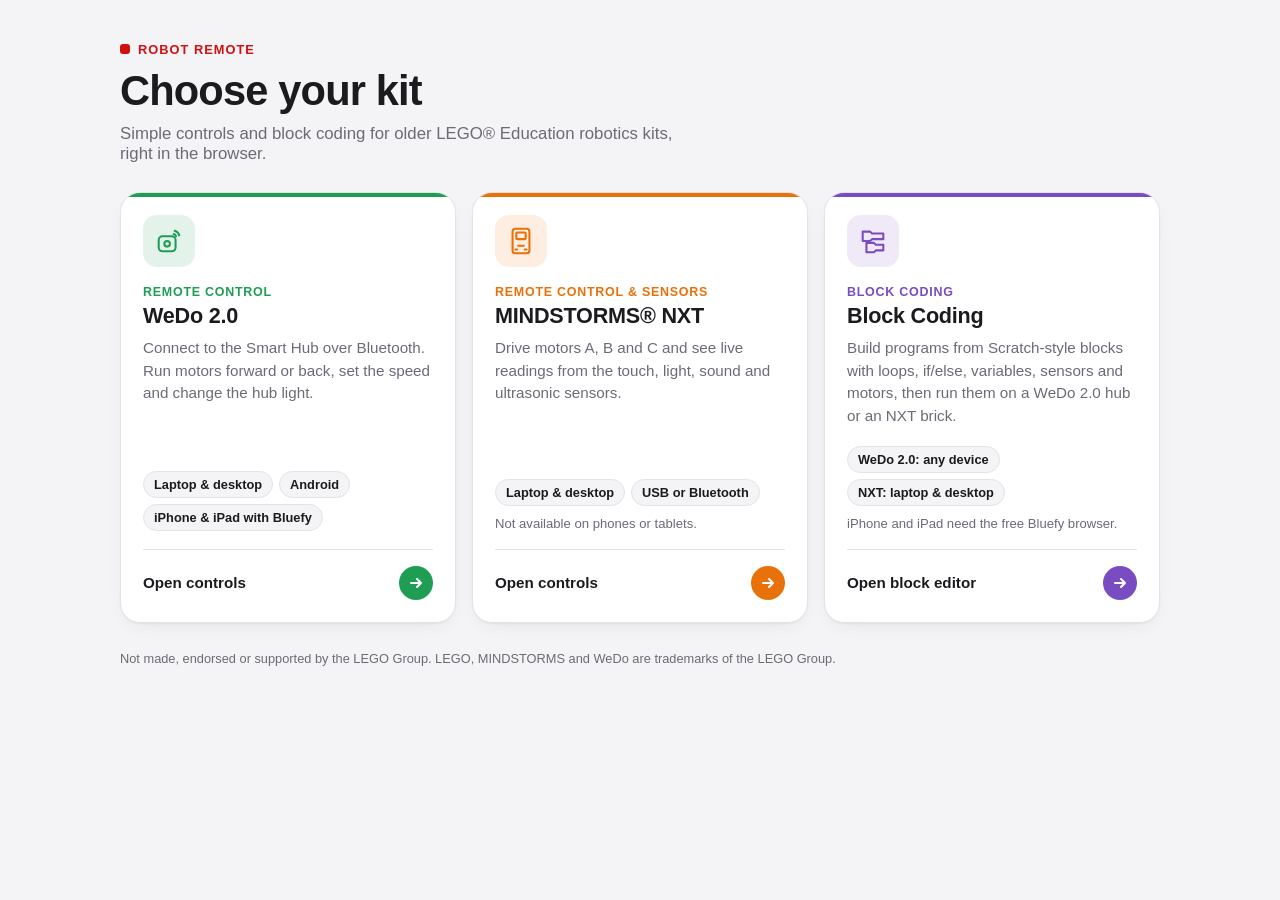
<file: index.html>
<!doctype html>
<html lang="en">
<head>
<meta charset="utf-8">
<meta name="viewport" content="width=device-width, initial-scale=1, viewport-fit=cover">
<meta name="apple-mobile-web-app-capable" content="yes">
<meta name="theme-color" content="#d01012">
<title>Robot Remote</title>
<link rel="stylesheet" href="style.css">
<style>
  main { max-width: 1040px; }
  .hero { padding: 24px 0 28px; }
  .eyebrow {
    display: inline-flex; align-items: center; gap: 8px;
    font-size: 0.8rem; font-weight: 700; letter-spacing: 0.08em; text-transform: uppercase; color: var(--red);
  }
  .eyebrow::before { content: ""; width: 10px; height: 10px; border-radius: 3px; background: var(--red); }
  .hero h1 { font-size: clamp(1.9rem, 5vw, 2.6rem); line-height: 1.1; letter-spacing: -0.02em; margin: 10px 0 10px; }
  .hero p { color: var(--muted); font-size: 1.05rem; max-width: 560px; margin: 0; }

  .kits { display: grid; gap: 16px; grid-template-columns: repeat(auto-fit, minmax(280px, 1fr)); }
  .kit-card {
    --accent: var(--blue);
    position: relative; display: flex; flex-direction: column;
    padding: 22px; border-radius: 20px; text-decoration: none; color: inherit;
    background: var(--card); border: 1px solid var(--border);
    box-shadow: 0 1px 2px rgba(0, 0, 0, 0.04), 0 8px 24px -12px rgba(0, 0, 0, 0.12);
    transition: transform 0.18s ease, box-shadow 0.18s ease, border-color 0.18s ease;
    overflow: hidden;
  }
  .kit-card::before {
    content: ""; position: absolute; inset: 0 0 auto 0; height: 4px; background: var(--accent);
  }
  .kit-card:hover, .kit-card:focus-visible {
    transform: translateY(-3px);
    border-color: color-mix(in srgb, var(--accent) 45%, var(--border));
    box-shadow: 0 2px 4px rgba(0, 0, 0, 0.05), 0 18px 40px -16px color-mix(in srgb, var(--accent) 55%, transparent);
    outline: none;
  }
  .kit-card:active { transform: translateY(-1px); }
  .wedo { --accent: #1f9d55; }
  .nxt  { --accent: #e8710a; }
  .code { --accent: #7a4cc2; }

  .icon {
    width: 52px; height: 52px; border-radius: 14px; display: grid; place-items: center; margin-bottom: 18px;
    color: var(--accent); background: color-mix(in srgb, var(--accent) 12%, transparent);
  }
  .icon svg { width: 30px; height: 30px; }
  .kind { font-size: 0.78rem; font-weight: 700; letter-spacing: 0.06em; text-transform: uppercase; color: var(--accent); }
  .kit-card h2 { font-size: 1.35rem; letter-spacing: -0.01em; margin: 4px 0 8px; }
  .kit-card .desc { color: var(--muted); margin: 0 0 18px; font-size: 0.95rem; line-height: 1.5; }

  .chips { display: flex; flex-wrap: wrap; gap: 6px; margin: auto 0 0; padding: 0; list-style: none; }
  .chips li {
    font-size: 0.8rem; font-weight: 600; padding: 5px 10px; border-radius: 999px;
    background: var(--bg); border: 1px solid var(--border);
  }
  .limit { font-size: 0.82rem; color: var(--muted); margin: 10px 0 0; }
  .device-warn {
    display: none; font-size: 0.85rem; margin: 12px 0 0; padding: 8px 12px; border-radius: 10px;
    color: #8a4b00; background: #fff4e5;
  }
  .device-warn.show { display: block; }
  .kit-card:has(.device-warn.show) .limit { display: none; }

  .open {
    display: flex; align-items: center; justify-content: space-between;
    margin-top: 18px; padding-top: 16px; border-top: 1px solid var(--border);
    font-weight: 600; font-size: 0.95rem;
  }
  .arrow {
    width: 34px; height: 34px; border-radius: 50%; display: grid; place-items: center;
    background: var(--accent); color: #fff; transition: transform 0.18s ease;
  }
  .arrow svg { width: 16px; height: 16px; }
  .kit-card:hover .arrow, .kit-card:focus-visible .arrow { transform: translateX(3px); }

  footer { margin: 28px 0 8px; font-size: 0.8rem; color: var(--muted); }

  @media (prefers-color-scheme: dark) {
    .kit-card { box-shadow: none; }
    .device-warn { color: #ffd9a0; background: #3a2a10; }
  }
  @media (prefers-reduced-motion: reduce) {
    .kit-card, .arrow { transition: none; }
    .kit-card:hover, .kit-card:focus-visible { transform: none; }
  }
</style>
</head>
<body>
<main>
  <header class="hero">
    <span class="eyebrow">Robot Remote</span>
    <h1>Choose your kit</h1>
    <p>Simple controls and block coding for older LEGO® Education robotics kits, right in the browser.</p>
  </header>

  <div class="kits">
    <a class="kit-card wedo" href="wedo.html">
      <span class="icon" aria-hidden="true">
        <svg viewBox="0 0 32 32" fill="none" stroke="currentColor" stroke-width="2.2" stroke-linecap="round" stroke-linejoin="round">
          <rect x="5" y="11" width="18" height="16" rx="4"/><circle cx="14" cy="19" r="3"/>
          <path d="M22 5a7 7 0 0 1 5 5"/><path d="M21 8.5a3.5 3.5 0 0 1 2.5 2.5"/>
        </svg>
      </span>
      <span class="kind">Remote control</span>
      <h2>WeDo 2.0</h2>
      <p class="desc">Connect to the Smart Hub over Bluetooth. Run motors forward or back, set the speed and change the hub light.</p>
      <ul class="chips" aria-label="Works on">
        <li>Laptop &amp; desktop</li>
        <li>Android</li>
        <li>iPhone &amp; iPad with Bluefy</li>
      </ul>
      <span class="open">Open controls <span class="arrow" aria-hidden="true">
        <svg viewBox="0 0 16 16" fill="none" stroke="currentColor" stroke-width="2" stroke-linecap="round" stroke-linejoin="round"><path d="M3 8h10M9 4l4 4-4 4"/></svg>
      </span></span>
    </a>

    <a class="kit-card nxt" href="nxt.html">
      <span class="icon" aria-hidden="true">
        <svg viewBox="0 0 32 32" fill="none" stroke="currentColor" stroke-width="2.2" stroke-linecap="round" stroke-linejoin="round">
          <rect x="7" y="3" width="18" height="26" rx="3"/><rect x="11" y="7" width="10" height="7" rx="1"/>
          <path d="M13 21h6"/><path d="M10 25h2M20 25h2"/>
        </svg>
      </span>
      <span class="kind">Remote control &amp; sensors</span>
      <h2>MINDSTORMS® NXT</h2>
      <p class="desc">Drive motors A, B and C and see live readings from the touch, light, sound and ultrasonic sensors.</p>
      <ul class="chips" aria-label="Works on">
        <li>Laptop &amp; desktop</li>
        <li>USB or Bluetooth</li>
      </ul>
      <p class="limit">Not available on phones or tablets.</p>
      <p class="device-warn">You're on a phone or tablet. Open this on a laptop or desktop instead.</p>
      <span class="open">Open controls <span class="arrow" aria-hidden="true">
        <svg viewBox="0 0 16 16" fill="none" stroke="currentColor" stroke-width="2" stroke-linecap="round" stroke-linejoin="round"><path d="M3 8h10M9 4l4 4-4 4"/></svg>
      </span></span>
    </a>

    <a class="kit-card code" href="code.html">
      <span class="icon" aria-hidden="true">
        <svg viewBox="0 0 32 32" fill="none" stroke="currentColor" stroke-width="2.2" stroke-linecap="round" stroke-linejoin="round">
          <path d="M5 6h8l2 2h12v6H15l-2 2H5z"/><path d="M9 18h8l2 2h8v6h-8l-2 2H9z"/>
        </svg>
      </span>
      <span class="kind">Block coding</span>
      <h2>Block Coding</h2>
      <p class="desc">Build programs from Scratch-style blocks with loops, if/else, variables, sensors and motors, then run them on a WeDo 2.0 hub or an NXT brick.</p>
      <ul class="chips" aria-label="Works on">
        <li>WeDo 2.0: any device</li>
        <li>NXT: laptop &amp; desktop</li>
      </ul>
      <p class="limit">iPhone and iPad need the free Bluefy browser.</p>
      <span class="open">Open block editor <span class="arrow" aria-hidden="true">
        <svg viewBox="0 0 16 16" fill="none" stroke="currentColor" stroke-width="2" stroke-linecap="round" stroke-linejoin="round"><path d="M3 8h10M9 4l4 4-4 4"/></svg>
      </span></span>
    </a>
  </div>

  <footer>Not made, endorsed or supported by the LEGO Group. LEGO, MINDSTORMS and WeDo are trademarks of the LEGO Group.</footer>
</main>
<script>
  if (/iPhone|iPad|iPod|Android/i.test(navigator.userAgent) ||
      (navigator.platform === 'MacIntel' && navigator.maxTouchPoints > 1)) {
    document.querySelectorAll('.device-warn').forEach(function (el) { el.classList.add('show'); });
  }
</script>
</body>
</html>
</file>
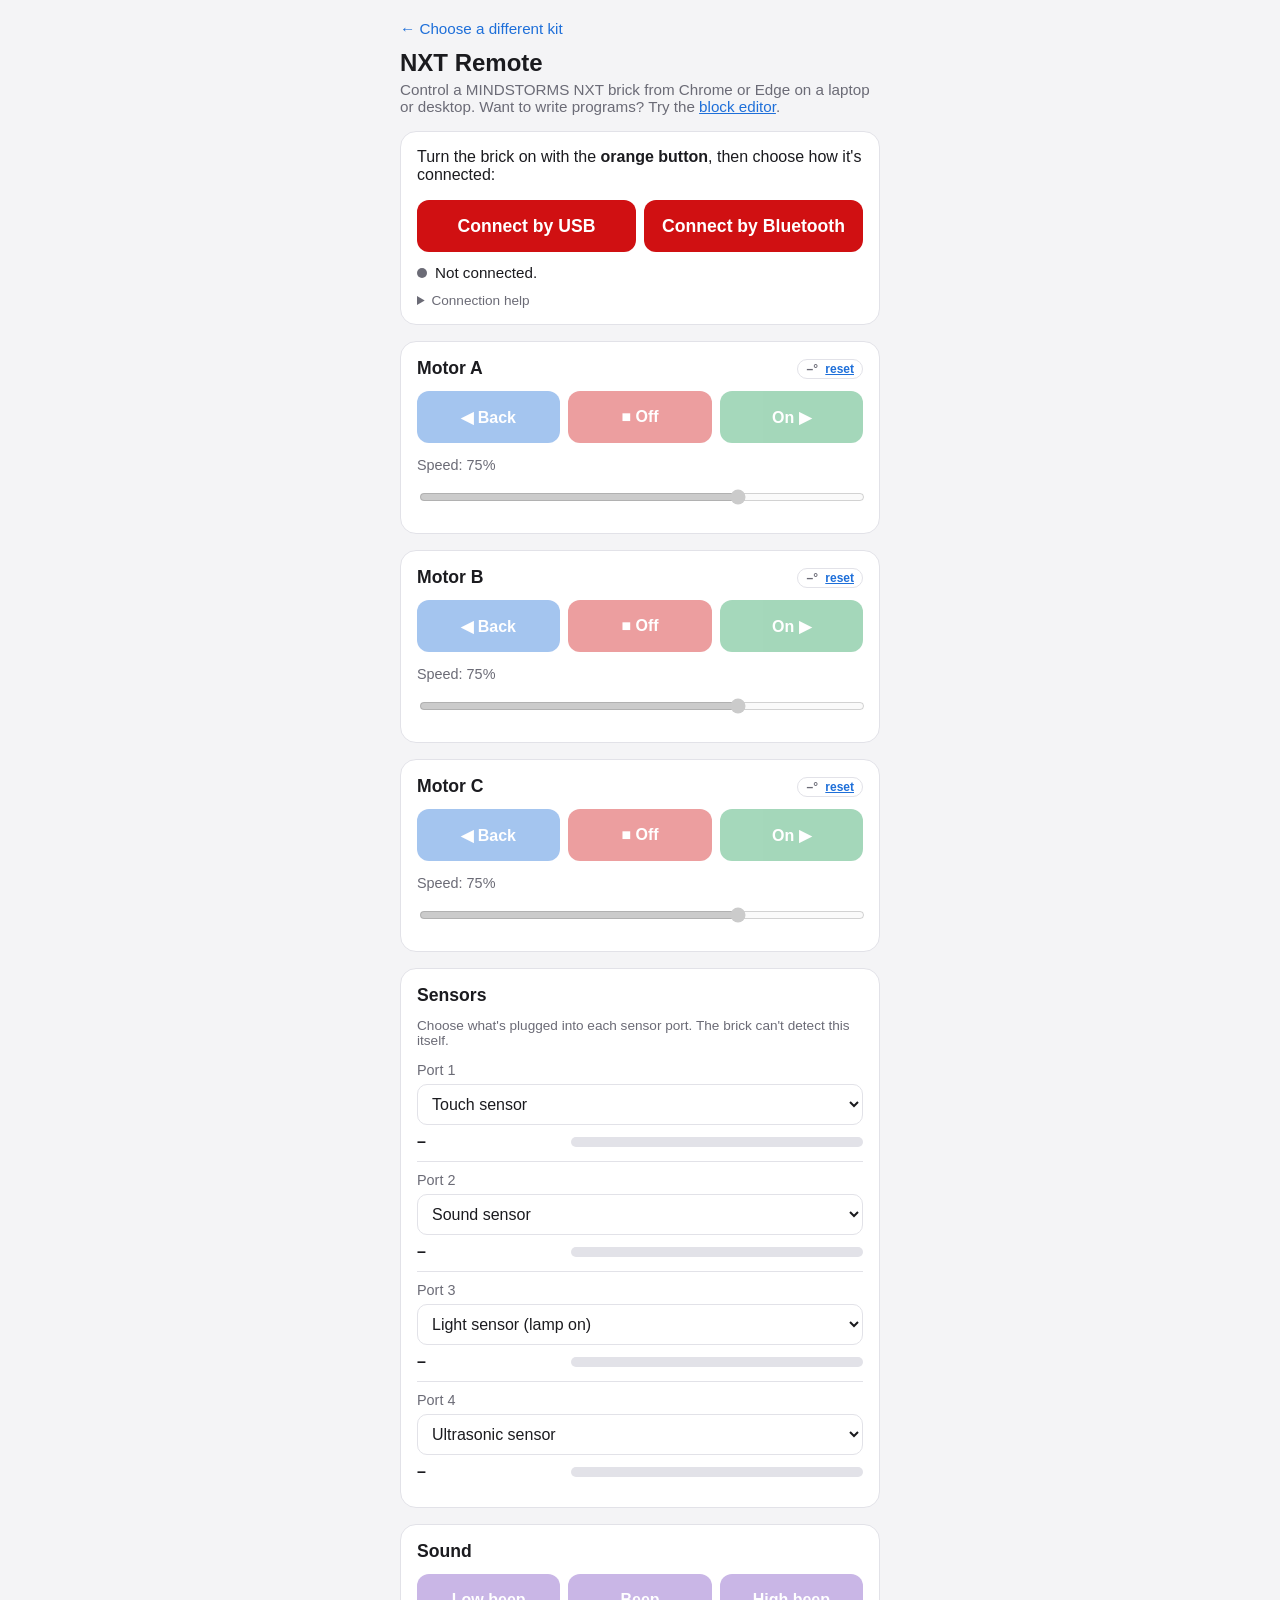
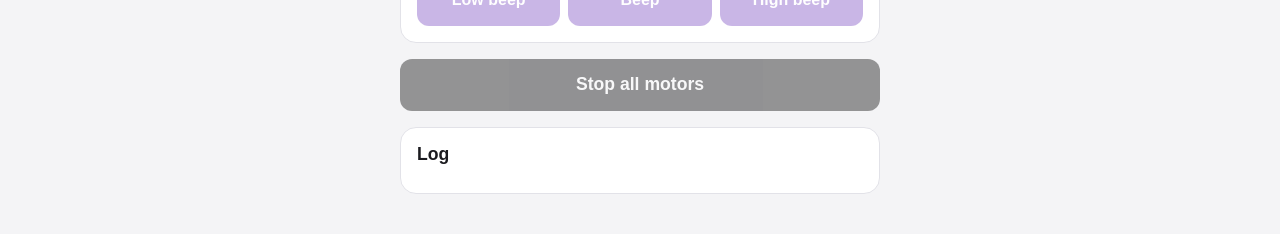
<file: nxt.html>
<!doctype html>
<html lang="en">
<head>
<meta charset="utf-8">
<meta name="viewport" content="width=device-width, initial-scale=1, viewport-fit=cover">
<meta name="theme-color" content="#d01012">
<title>NXT Remote</title>
<link rel="stylesheet" href="style.css">
</head>
<body>
<main>
  <a class="back" href="./">← Choose a different kit</a>
  <h1>NXT Remote</h1>
  <p class="sub">Control a MINDSTORMS NXT brick from Chrome or Edge on a laptop or desktop.
    Want to write programs? Try the <a href="code.html">block editor</a>.</p>

  <div id="noSupport" class="warn"></div>

  <section class="card">
    <p style="margin-top:0">Turn the brick on with the <strong>orange button</strong>, then choose how it's connected:</p>
    <div class="row2">
      <button id="usbBtn" class="connect">Connect by USB</button>
      <button id="btBtn" class="connect">Connect by Bluetooth</button>
    </div>
    <button id="disconnectBtn" class="wide stopall" style="margin-top:8px" hidden>Disconnect</button>
    <div class="status">
      <span id="dot" class="dot"></span>
      <span id="statusText">Loading… If this message doesn't change, this viewer is blocking the app's scripts. Open the page in Chrome or Edge.</span>
    </div>
    <div class="status" id="infoRow" hidden>🤖 <span id="brickName">–</span> &nbsp; 🔋 <span id="battery">–</span></div>
    <details style="margin-top:12px">
      <summary class="note">Connection help</summary>
      <p class="note"><strong>USB:</strong> plug the brick into the computer with its USB cable. On Windows, if the brick is in the list
        but connecting fails, Windows is using LEGO's own driver. Use the free tool <em>Zadig</em> to switch the
        "NXT" device to the <em>WinUSB</em> driver. Note: the old LEGO NXT software can't see the brick after that until you switch it back.</p>
      <p class="note"><strong>Bluetooth:</strong> on the brick, go to Bluetooth → On/Off → On, and Visibility → Visible.
        Pair the brick in the computer's Bluetooth settings first (the passkey is usually 1234; confirm it on the brick with the orange button).
        Then click Connect by Bluetooth and choose the brick or its COM port.</p>
      <p class="note"><strong>Which COM port? (Windows)</strong> Windows creates two ports for the brick. Open Settings → Bluetooth &amp; devices →
        More Bluetooth settings → COM Ports, and use the one marked <em>Outgoing</em> with the brick's name.</p>
      <p class="note"><strong>Worked once, now fails?</strong> The NXT's Bluetooth can get stuck after a connection ends. Turn the brick off and on,
        and make sure no other tab or program (such as the LEGO software) is connected to it. If it still fails, remove the brick in the computer's Bluetooth
        settings and pair it again.</p>
    </details>
  </section>

  <section class="card" data-port="0">
    <h2>Motor A <span class="badge"><span class="turned">–</span>° <a href="#" class="resetTurn" title="Reset to 0">reset</a></span></h2>
    <div class="row">
      <button class="rev" data-dir="-1" disabled>◀ Back</button>
      <button class="stop" data-dir="0" disabled>■ Off</button>
      <button class="fwd" data-dir="1" disabled>On ▶</button>
    </div>
    <label>Speed: <span class="speedVal">75</span>%</label>
    <input type="range" class="speed" min="10" max="100" step="5" value="75" disabled>
  </section>

  <section class="card" data-port="1">
    <h2>Motor B <span class="badge"><span class="turned">–</span>° <a href="#" class="resetTurn" title="Reset to 0">reset</a></span></h2>
    <div class="row">
      <button class="rev" data-dir="-1" disabled>◀ Back</button>
      <button class="stop" data-dir="0" disabled>■ Off</button>
      <button class="fwd" data-dir="1" disabled>On ▶</button>
    </div>
    <label>Speed: <span class="speedVal">75</span>%</label>
    <input type="range" class="speed" min="10" max="100" step="5" value="75" disabled>
  </section>

  <section class="card" data-port="2">
    <h2>Motor C <span class="badge"><span class="turned">–</span>° <a href="#" class="resetTurn" title="Reset to 0">reset</a></span></h2>
    <div class="row">
      <button class="rev" data-dir="-1" disabled>◀ Back</button>
      <button class="stop" data-dir="0" disabled>■ Off</button>
      <button class="fwd" data-dir="1" disabled>On ▶</button>
    </div>
    <label>Speed: <span class="speedVal">75</span>%</label>
    <input type="range" class="speed" min="10" max="100" step="5" value="75" disabled>
  </section>

  <section class="card">
    <h2>Sensors</h2>
    <p class="note" style="margin-top:0">Choose what's plugged into each sensor port. The brick can't detect this itself.</p>
    <div id="sensors"></div>
  </section>

  <section class="card">
    <h2>Sound</h2>
    <div class="row">
      <button class="tone" data-freq="440" disabled>Low beep</button>
      <button class="tone" data-freq="880" disabled>Beep</button>
      <button class="tone" data-freq="1760" disabled>High beep</button>
    </div>
  </section>

  <button id="stopAll" class="wide stopall" disabled>Stop all motors</button>

  <section class="card" style="margin-top:16px">
    <h2>Log</h2>
    <pre id="log"></pre>
  </section>
</main>

<script>
// Show any script error on screen, so problems are visible without dev tools.
window.addEventListener('error', function (e) {
  var msg = 'Error: ' + (e.message || e) + (e.lineno ? ' (line ' + e.lineno + ')' : '');
  var st = document.getElementById('statusText');
  if (st) st.textContent = msg;
  var lg = document.getElementById('log');
  if (lg) lg.textContent = msg + '\n' + lg.textContent;
});
</script>
<script src="nxt-lib.js"></script>
<script>
(function () {
'use strict';
const SENSOR_KINDS = NXTBrick.SENSOR_KINDS;
const sleep = NXTBrick.sleep;
const $ = (sel, root = document) => root.querySelector(sel);
const $$ = (sel, root = document) => Array.from(root.querySelectorAll(sel));

const brick = new NXTBrick({ log, onDisconnect: onDisconnected });
const motorState = [0, 0, 0];
let sensorKinds = NXTBrick.loadSensorKinds();
const turnOffset = [0, 0, 0];
const lastRotation = [0, 0, 0];
let polling = false;
let batteryTimer = null;

function log(msg) {
  const el = $('#log');
  el.textContent = (new Date().toLocaleTimeString() + '  ' + msg + '\n' + el.textContent).slice(0, 4000);
}
function setStatus(text, connected) {
  $('#statusText').textContent = text;
  $('#dot').classList.toggle('on', connected);
}
function setConnectedUi(on) {
  $$('[data-port] button, [data-port] input, [data-freq], #stopAll').forEach(el => el.disabled = !on);
  $('#usbBtn').hidden = $('#btBtn').hidden = on;
  $('#disconnectBtn').hidden = !on;
  $('#infoRow').hidden = !on;
}

function setMotor(port, dir) {
  const speed = Number($(`[data-port="${port}"] .speed`).value);
  motorState[port] = dir;
  updateMotorButtons(port);
  return brick.setMotor(port, dir * speed);
}
function updateMotorButtons(port) {
  $$(`[data-port="${port}"] [data-dir]`).forEach(b => {
    b.style.outline = Number(b.dataset.dir) === motorState[port] ? '3px solid var(--text)' : 'none';
  });
}
function stopAll() {
  if (!brick.connected) return;
  [0, 1, 2].forEach(p => setMotor(p, 0));
}
async function updateBattery() {
  const mv = await brick.readBattery();
  if (mv === null) return;
  // 6 AA cells: about 9.0 V full, the brick gets unreliable below about 6.5 V.
  const pct = Math.max(0, Math.min(100, Math.round((mv - 6500) / 25)));
  $('#battery').textContent = (mv / 1000).toFixed(2) + ' V (about ' + pct + '%)';
}

function showSensor(port, value) {
  const row = $(`[data-sensor="${port}"]`);
  const key = sensorKinds[port];
  const kind = SENSOR_KINDS[key];
  const out = $('.value', row), bar = $('.bar span', row);
  let text = '–', pct = 0;
  if (value !== null && key !== 'none') {
    if (key === 'touch') { text = value ? 'Pressed' : 'Released'; pct = value ? 100 : 0; }
    else if (key === 'ultrasonic') { text = value >= 255 ? 'Nothing in range' : value + kind.unit; pct = value >= 255 ? 0 : Math.max(0, 100 - value / 2); }
    else { text = value + kind.unit; pct = value; }
  }
  out.textContent = text;
  bar.style.width = Math.max(0, Math.min(100, pct)) + '%';
}

// Keep reading sensors and motor rotations while connected.
async function pollLoop() {
  if (polling) return;
  polling = true;
  while (brick.connected) {
    for (let port = 0; port < 4 && brick.connected; port++) {
      if (sensorKinds[port] === 'none') continue;
      const v = await brick.readSensor(port, sensorKinds[port]).catch(() => null);
      if (brick.connected) showSensor(port, v);
    }
    for (let port = 0; port < 3 && brick.connected; port++) {
      const deg = await brick.readRotation(port).catch(() => null);
      if (deg !== null) {
        lastRotation[port] = deg;
        $(`[data-port="${port}"] .turned`).textContent = deg - turnOffset[port];
      }
    }
    await sleep(100);
  }
  polling = false;
}

function buildSensorRows() {
  const options = Object.keys(SENSOR_KINDS).map(k => `<option value="${k}">${SENSOR_KINDS[k].label}</option>`).join('');
  $('#sensors').innerHTML = [0, 1, 2, 3].map(port => `
    <div class="sensor" data-sensor="${port}">
      <label>Port ${port + 1}</label>
      <select>${options}</select>
      <div class="reading"><span class="value">–</span><span class="bar"><span></span></span></div>
    </div>`).join('');
  [0, 1, 2, 3].forEach(port => {
    const row = $(`[data-sensor="${port}"]`);
    const sel = $('select', row);
    sel.value = sensorKinds[port];
    sel.addEventListener('change', async () => {
      sensorKinds[port] = sel.value;
      NXTBrick.saveSensorKinds(sensorKinds);
      showSensor(port, null);
      if (brick.connected) await brick.configureSensor(port, sel.value).catch(err => log('Sensor setup failed: ' + err.message));
    });
  });
}

async function connect(kind) {
  try {
    setStatus(kind === 'usb' ? 'Choose the NXT from the list…' : 'Choose the NXT (or its COM port) from the list…', false);
    const name = await brick.connect(kind);
    $('#brickName').textContent = name;
    await updateBattery().catch(err => log('Battery: ' + err.message));
    setConnectedUi(true);
    setStatus('Connected to ' + name + ' by ' + brick.link.name, true);
    log('Connected by ' + brick.link.name);
    brick.playTone(1320, 120);
    for (let port = 0; port < 4; port++) {
      await brick.configureSensor(port, sensorKinds[port]).catch(err => log('Port ' + (port + 1) + ' setup failed: ' + err.message));
    }
    pollLoop();
    batteryTimer = setInterval(() => updateBattery().catch(() => {}), 30000);
  } catch (err) {
    log('Connect failed: ' + err.name + ': ' + err.message);
    setStatus(NXTBrick.explainError(err, kind), false);
  }
}

function onDisconnected() {
  clearInterval(batteryTimer); batteryTimer = null;
  [0, 1, 2, 3].forEach(p => showSensor(p, null));
  $$('.turned').forEach(el => el.textContent = '–');
  setConnectedUi(false);
  [0, 1, 2].forEach(p => { motorState[p] = 0; updateMotorButtons(p); });
  setStatus('Disconnected.', false);
  log('Disconnected');
}

// --- wire up the UI ---
$$('[data-port]').forEach(card => {
  const port = Number(card.dataset.port);
  $$('[data-dir]', card).forEach(btn => btn.addEventListener('click', () => setMotor(port, Number(btn.dataset.dir))));
  const slider = $('.speed', card);
  slider.addEventListener('input', () => {
    $('.speedVal', card).textContent = slider.value;
    if (motorState[port] !== 0) setMotor(port, motorState[port]);
  });
  $('.resetTurn', card).addEventListener('click', e => {
    e.preventDefault();
    turnOffset[port] = lastRotation[port];
    if (brick.connected) $('.turned', card).textContent = 0;
  });
});
$$('[data-freq]').forEach(b => b.addEventListener('click', () => brick.playTone(Number(b.dataset.freq))));
$('#stopAll').addEventListener('click', stopAll);
buildSensorRows();
$('#usbBtn').addEventListener('click', () => connect('usb'));
$('#btBtn').addEventListener('click', () => connect('bt'));
$('#disconnectBtn').addEventListener('click', () => brick.disconnect());

// Release the connection cleanly when the page is closed or reloaded.
window.addEventListener('pagehide', () => { if (brick.connected) { brick.stopAll(); brick.close(); } });

// Safety: stop motors if the page is hidden (tab switched, laptop closed).
document.addEventListener('visibilitychange', () => { if (document.hidden) stopAll(); });

if (!navigator.usb) $('#usbBtn').disabled = true;
if (!navigator.serial) $('#btBtn').disabled = true;
const problem = NXTBrick.unsupportedReason();
if (problem) {
  $('#noSupport').textContent = problem;
  $('#noSupport').classList.add('show');
  setStatus(problem, false);
} else {
  setStatus('Not connected.', false);
}
setConnectedUi(false);
})();
</script>
</body>
</html>
</file>
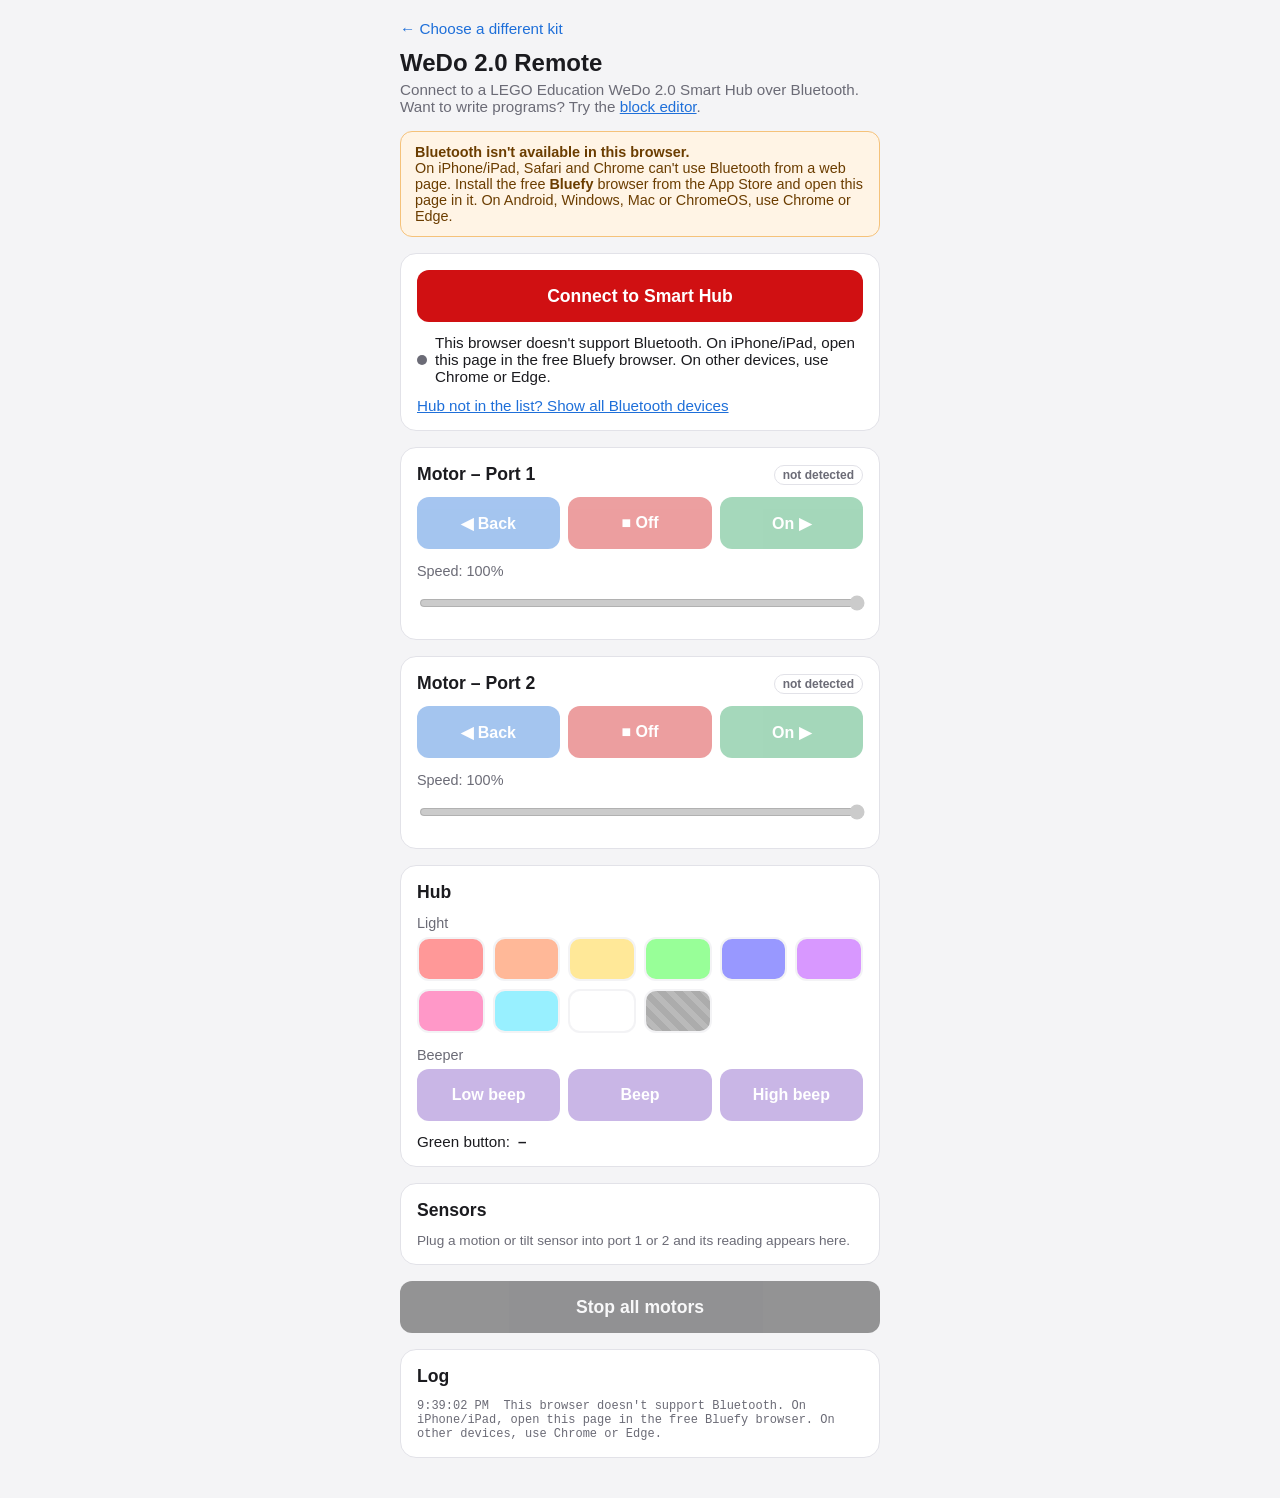
<file: wedo.html>
<!doctype html>
<html lang="en">
<head>
<meta charset="utf-8">
<meta name="viewport" content="width=device-width, initial-scale=1, viewport-fit=cover">
<meta name="apple-mobile-web-app-capable" content="yes">
<meta name="theme-color" content="#d01012">
<title>WeDo 2.0 Remote</title>
<link rel="stylesheet" href="style.css">
</head>
<body>
<main>
  <a class="back" href="./">← Choose a different kit</a>
  <h1>WeDo 2.0 Remote</h1>
  <p class="sub">Connect to a LEGO Education WeDo 2.0 Smart Hub over Bluetooth.
    Want to write programs? Try the <a href="code.html?kit=wedo">block editor</a>.</p>

  <div id="noBle" class="warn">
    <strong>Bluetooth isn't available in this browser.</strong><br>
    On iPhone/iPad, Safari and Chrome can't use Bluetooth from a web page. Install the free
    <strong>Bluefy</strong> browser from the App Store and open this page in it.
    On Android, Windows, Mac or ChromeOS, use Chrome or Edge.
  </div>

  <section class="card">
    <button id="connectBtn" class="wide connect">Connect to Smart Hub</button>
    <div class="status">
      <span id="dot" class="dot"></span>
      <span id="statusText">Loading… If this message doesn't change, this viewer is blocking the app's scripts. Open the page's https:// web address in the Bluefy browser instead.</span>
    </div>
    <p class="sub" style="margin:12px 0 0"><a href="#" id="showAll">Hub not in the list? Show all Bluetooth devices</a></p>
    <div class="status" id="batteryRow" hidden>🔋 <span id="battery">–</span></div>
  </section>

  <section class="card" data-port="1">
    <h2>Motor – Port 1 <span class="badge">not detected</span></h2>
    <div class="row">
      <button class="rev" data-dir="-1" disabled>◀ Back</button>
      <button class="stop" data-dir="0" disabled>■ Off</button>
      <button class="fwd" data-dir="1" disabled>On ▶</button>
    </div>
    <label>Speed: <span class="speedVal">100</span>%</label>
    <input type="range" class="speed" min="10" max="100" step="10" value="100" disabled>
  </section>

  <section class="card" data-port="2">
    <h2>Motor – Port 2 <span class="badge">not detected</span></h2>
    <div class="row">
      <button class="rev" data-dir="-1" disabled>◀ Back</button>
      <button class="stop" data-dir="0" disabled>■ Off</button>
      <button class="fwd" data-dir="1" disabled>On ▶</button>
    </div>
    <label>Speed: <span class="speedVal">100</span>%</label>
    <input type="range" class="speed" min="10" max="100" step="10" value="100" disabled>
  </section>

  <section class="card">
    <h2>Hub</h2>
    <label style="margin-top:0">Light</label>
    <div class="colors" id="colors"></div>
    <label>Beeper</label>
    <div class="row">
      <button class="tone" data-freq="440" disabled>Low beep</button>
      <button class="tone" data-freq="880" disabled>Beep</button>
      <button class="tone" data-freq="1400" disabled>High beep</button>
    </div>
    <div class="status">Green button: <strong id="hubButton">–</strong></div>
  </section>

  <section class="card">
    <h2>Sensors</h2>
    <p class="note" id="noSensors" style="margin:0">Plug a motion or tilt sensor into port 1 or 2 and its reading appears here.</p>
    <div class="sensor" id="motionRow" hidden>
      <label>Motion sensor</label>
      <div class="reading"><span class="value" id="motionValue">–</span><span class="bar"><span id="motionBar"></span></span></div>
    </div>
    <div class="sensor" id="tiltRow" hidden>
      <label>Tilt sensor</label>
      <div class="reading"><span class="value" id="tiltValue">–</span></div>
    </div>
  </section>

  <button id="stopAll" class="wide stopall" disabled>Stop all motors</button>

  <section class="card" style="margin-top:16px">
    <h2>Log</h2>
    <pre id="log"></pre>
  </section>
</main>

<script>
// Show any script error on screen, so problems on a phone are visible without dev tools.
window.addEventListener('error', function (e) {
  var msg = 'Error: ' + (e.message || e) + (e.lineno ? ' (line ' + e.lineno + ')' : '');
  var st = document.getElementById('statusText');
  if (st) st.textContent = msg;
  var lg = document.getElementById('log');
  if (lg) lg.textContent = msg + '\n' + lg.textContent;
});
</script>
<script src="wedo-lib.js"></script>
<script>
// Everything lives inside this function so its names can't clash with globals that
// Web Bluetooth browsers such as Bluefy inject into the page.
(function () {
'use strict';
const $ = (sel, root = document) => root.querySelector(sel);
const $$ = (sel, root = document) => Array.from(root.querySelectorAll(sel));
const TYPE = WeDoHub.TYPE;

const hub = new WeDoHub({ log, onDisconnect: onDisconnected, onChange: render });
const motorState = { 1: 0, 2: 0 }; // last direction per port: -1, 0, 1

function log(msg) {
  const el = $('#log');
  el.textContent = (new Date().toLocaleTimeString() + '  ' + msg + '\n' + el.textContent).slice(0, 4000);
}

function setStatus(text, connected) {
  $('#statusText').textContent = text;
  $('#dot').classList.toggle('on', connected);
}

function setControlsEnabled(on) {
  $$('[data-port] button, [data-port] input, #colors button, [data-freq], #stopAll').forEach(el => el.disabled = !on);
}

function setMotor(port, dir) {
  if (!hub.connected) return;
  const percent = Number($(`[data-port="${port}"] .speed`).value);
  motorState[port] = dir;
  hub.setMotor(port, dir * percent);
  updateMotorButtons(port);
}

function updateMotorButtons(port) {
  const dir = motorState[port];
  $$(`[data-port="${port}"] [data-dir]`).forEach(b => {
    b.style.outline = Number(b.dataset.dir) === dir ? '3px solid var(--text)' : 'none';
  });
}

function stopAll() {
  if (!hub.connected) return;
  [1, 2].forEach(port => setMotor(port, 0));
}

// Show what the hub reports: what's plugged in, sensor values, the button and battery.
function render() {
  [1, 2].forEach(port => {
    const type = hub.ports[port];
    const badge = $(`[data-port="${port}"] .badge`);
    badge.textContent = type === TYPE.MOTOR ? 'motor connected' : type ? (WeDoHub.TYPE_NAMES[type] || 'type ' + type) + ' plugged in' : 'not detected';
    badge.classList.toggle('on', type === TYPE.MOTOR);
  });
  $('#hubButton').textContent = hub.connected ? (hub.buttonPressed ? 'pressed' : 'not pressed') : '–';
  const hasMotion = hub.hasSensor(TYPE.MOTION), hasTilt = hub.hasSensor(TYPE.TILT);
  $('#motionRow').hidden = !hasMotion;
  $('#tiltRow').hidden = !hasTilt;
  $('#noSensors').hidden = hasMotion || hasTilt;
  const d = hub.distance;
  $('#motionValue').textContent = d === null ? '–' : d + ' (0 = close)';
  $('#motionBar').style.width = (d === null ? 0 : 100 - d) + '%';
  if (hasTilt) {
    const dirs = ['up', 'down', 'left', 'right'].filter(dir => hub.isTilted(dir));
    $('#tiltValue').textContent = hub.tiltRaw ? (dirs.length ? 'tilted ' + dirs.join(' and ') : 'level') : '–';
  }
  if (hub.battery !== null) { $('#battery').textContent = hub.battery + '%'; $('#batteryRow').hidden = false; }
}

async function connect(showAll = false) {
  const problem = WeDoHub.bluetoothProblem();
  if (problem) {
    setStatus(problem, false);
    $('#noBle').classList.add('show');
    log(problem);
    return;
  }
  try {
    setStatus('Choose your Smart Hub from the list…', false);
    log('Opening Bluetooth device chooser' + (showAll ? ' (all devices)' : ''));
    const name = await hub.connect(showAll);
    setStatus('Connected to ' + name, true);
    $('#connectBtn').textContent = 'Disconnect';
    setControlsEnabled(true);
    render();
    log('Connected');
  } catch (err) {
    log('Connect failed: ' + err.name + ': ' + err.message);
    setStatus(err.name === 'NotFoundError' ? 'No hub chosen.' : 'Could not connect: ' + err.message, false);
  }
}

function onDisconnected() {
  setControlsEnabled(false);
  [1, 2].forEach(p => { motorState[p] = 0; updateMotorButtons(p); });
  render();
  $('#batteryRow').hidden = true;
  $('#connectBtn').textContent = 'Connect to Smart Hub';
  setStatus('Disconnected. Press the hub button and tap Connect again.', false);
  log('Disconnected');
}

// --- wire up the UI ---
WeDoHub.COLORS.forEach(([name, r, g, b]) => {
  const btn = document.createElement('button');
  btn.className = 'swatch';
  btn.title = name;
  btn.setAttribute('aria-label', name);
  btn.disabled = true;
  btn.style.background = name === 'Off' ? 'repeating-linear-gradient(45deg,#333 0 6px,#555 6px 12px)' : `rgb(${r},${g},${b})`;
  btn.addEventListener('click', () => hub.setLed(r, g, b));
  $('#colors').appendChild(btn);
});

$$('[data-port]').forEach(card => {
  const port = Number(card.dataset.port);
  $$('[data-dir]', card).forEach(btn => btn.addEventListener('click', () => setMotor(port, Number(btn.dataset.dir))));
  const slider = $('.speed', card);
  slider.addEventListener('input', () => {
    $('.speedVal', card).textContent = slider.value;
    if (motorState[port] !== 0) setMotor(port, motorState[port]); // update running motor live
  });
});
$$('[data-freq]').forEach(b => b.addEventListener('click', () => hub.playTone(Number(b.dataset.freq), 300)));

$('#stopAll').addEventListener('click', stopAll);

$('#connectBtn').addEventListener('click', () => {
  if (hub.connected) hub.disconnect();
  else connect();
});

$('#showAll').addEventListener('click', e => { e.preventDefault(); connect(true); });

// Safety: stop motors if the page is hidden (app switched, phone locked).
document.addEventListener('visibilitychange', () => { if (document.hidden) stopAll(); });

// Leave the button enabled even when Bluetooth is missing, so tapping it explains why.
const startupProblem = WeDoHub.bluetoothProblem();
if (startupProblem) {
  $('#noBle').classList.add('show');
  setStatus(startupProblem, false);
  log(startupProblem);
} else {
  setStatus('Not connected. Press the green button on the hub, then tap Connect.', false);
}
render();
})();
</script>
</body>
</html>
</file>
<file: style.css>
:root {
  --bg: #f4f4f6;
  --card: #ffffff;
  --text: #1b1b1f;
  --muted: #6b6b76;
  --red: #d01012;
  --green: #1f9d55;
  --blue: #1e6fd9;
  --border: #e2e2e8;
}
@media (prefers-color-scheme: dark) {
  :root {
    --bg: #121214;
    --card: #1e1e22;
    --text: #f2f2f5;
    --muted: #9a9aa6;
    --border: #2e2e35;
  }
}
[hidden] { display: none !important; }
* { box-sizing: border-box; -webkit-tap-highlight-color: transparent; }
body {
  margin: 0;
  font-family: -apple-system, BlinkMacSystemFont, "Segoe UI", Roboto, sans-serif;
  background: var(--bg);
  color: var(--text);
  padding: max(16px, env(safe-area-inset-top)) 16px max(24px, env(safe-area-inset-bottom));
}
main { max-width: 480px; margin: 0 auto; }
h1 { font-size: 1.5rem; margin: 8px 0 4px; }
h2 { font-size: 1.1rem; margin: 0 0 12px; display: flex; justify-content: space-between; align-items: center; }
.sub { color: var(--muted); margin: 0 0 16px; font-size: 0.95rem; }
.card {
  background: var(--card);
  border: 1px solid var(--border);
  border-radius: 16px;
  padding: 16px;
  margin-bottom: 16px;
}
button {
  font: inherit;
  font-weight: 600;
  border: none;
  border-radius: 12px;
  padding: 14px 16px;
  min-height: 52px;
  cursor: pointer;
  color: #fff;
  background: var(--blue);
  touch-action: manipulation;
}
button:disabled { opacity: 0.4; cursor: not-allowed; }
button:active:not(:disabled) { transform: scale(0.97); }
.wide { width: 100%; }
.connect { background: var(--red); font-size: 1.1rem; }
.row { display: grid; grid-template-columns: 1fr 1fr 1fr; gap: 8px; }
.fwd { background: var(--green); }
.stop { background: var(--red); }
.rev { background: var(--blue); }
.status { display: flex; align-items: center; gap: 8px; font-size: 0.95rem; margin-top: 12px; }
.dot { width: 10px; height: 10px; border-radius: 50%; background: var(--muted); flex: none; }
.dot.on { background: var(--green); }
.badge { font-size: 0.75rem; font-weight: 600; color: var(--muted); border: 1px solid var(--border); border-radius: 999px; padding: 2px 8px; }
.badge.on { color: var(--green); border-color: var(--green); }
label { display: block; font-size: 0.9rem; color: var(--muted); margin: 14px 0 6px; }
input[type=range] { width: 100%; accent-color: var(--red); height: 32px; }
.colors { display: grid; grid-template-columns: repeat(6, 1fr); gap: 8px; }
.swatch { min-height: 44px; padding: 0; border: 2px solid var(--border); }
.warn {
  background: #fff4e5; color: #6b3d00; border: 1px solid #f5c27a;
  border-radius: 12px; padding: 12px 14px; font-size: 0.9rem; margin-bottom: 16px; display: none;
}
@media (prefers-color-scheme: dark) { .warn { background: #3a2a10; color: #ffd9a0; border-color: #7a5520; } }
.warn.show { display: block; }
.stopall { background: #000; font-size: 1.1rem; }
@media (prefers-color-scheme: dark) { .stopall { background: #444; } }
#log { font-family: ui-monospace, Menlo, monospace; font-size: 0.75rem; color: var(--muted); white-space: pre-wrap; max-height: 120px; overflow: auto; margin: 0; }
a { color: var(--blue); }
.back { display: inline-block; margin: 4px 0 4px; font-size: 0.95rem; text-decoration: none; }
.kit { display: block; text-decoration: none; color: inherit; }
.kit:active { transform: scale(0.99); }
.kit h2 { font-size: 1.25rem; margin-bottom: 6px; }
.kit p { margin: 6px 0; font-size: 0.95rem; }
.kit .go { font-weight: 600; color: var(--red); margin-top: 10px; }
.works { list-style: none; padding: 0; margin: 8px 0 0; font-size: 0.9rem; }
.works li { margin: 4px 0; }
.note { font-size: 0.85rem; color: var(--muted); }
.row2 { display: grid; grid-template-columns: 1fr 1fr; gap: 8px; }
.tone { background: #7a4cc2; }
select { font: inherit; width: 100%; padding: 10px; border-radius: 10px; border: 1px solid var(--border); background: var(--card); color: var(--text); }
.sensor { padding: 10px 0; border-top: 1px solid var(--border); }
.sensor:first-child { border-top: none; padding-top: 0; }
.sensor label { margin-top: 0; }
.reading { display: flex; align-items: center; gap: 10px; margin-top: 8px; }
.reading .value { min-width: 9em; font-weight: 600; font-variant-numeric: tabular-nums; }
.bar { flex: 1; height: 10px; border-radius: 5px; background: var(--border); overflow: hidden; }
.bar span { display: block; height: 100%; width: 0; background: var(--green); transition: width 0.15s; }
.turned { font-variant-numeric: tabular-nums; }
.resetTurn { margin-left: 4px; }
</file>
